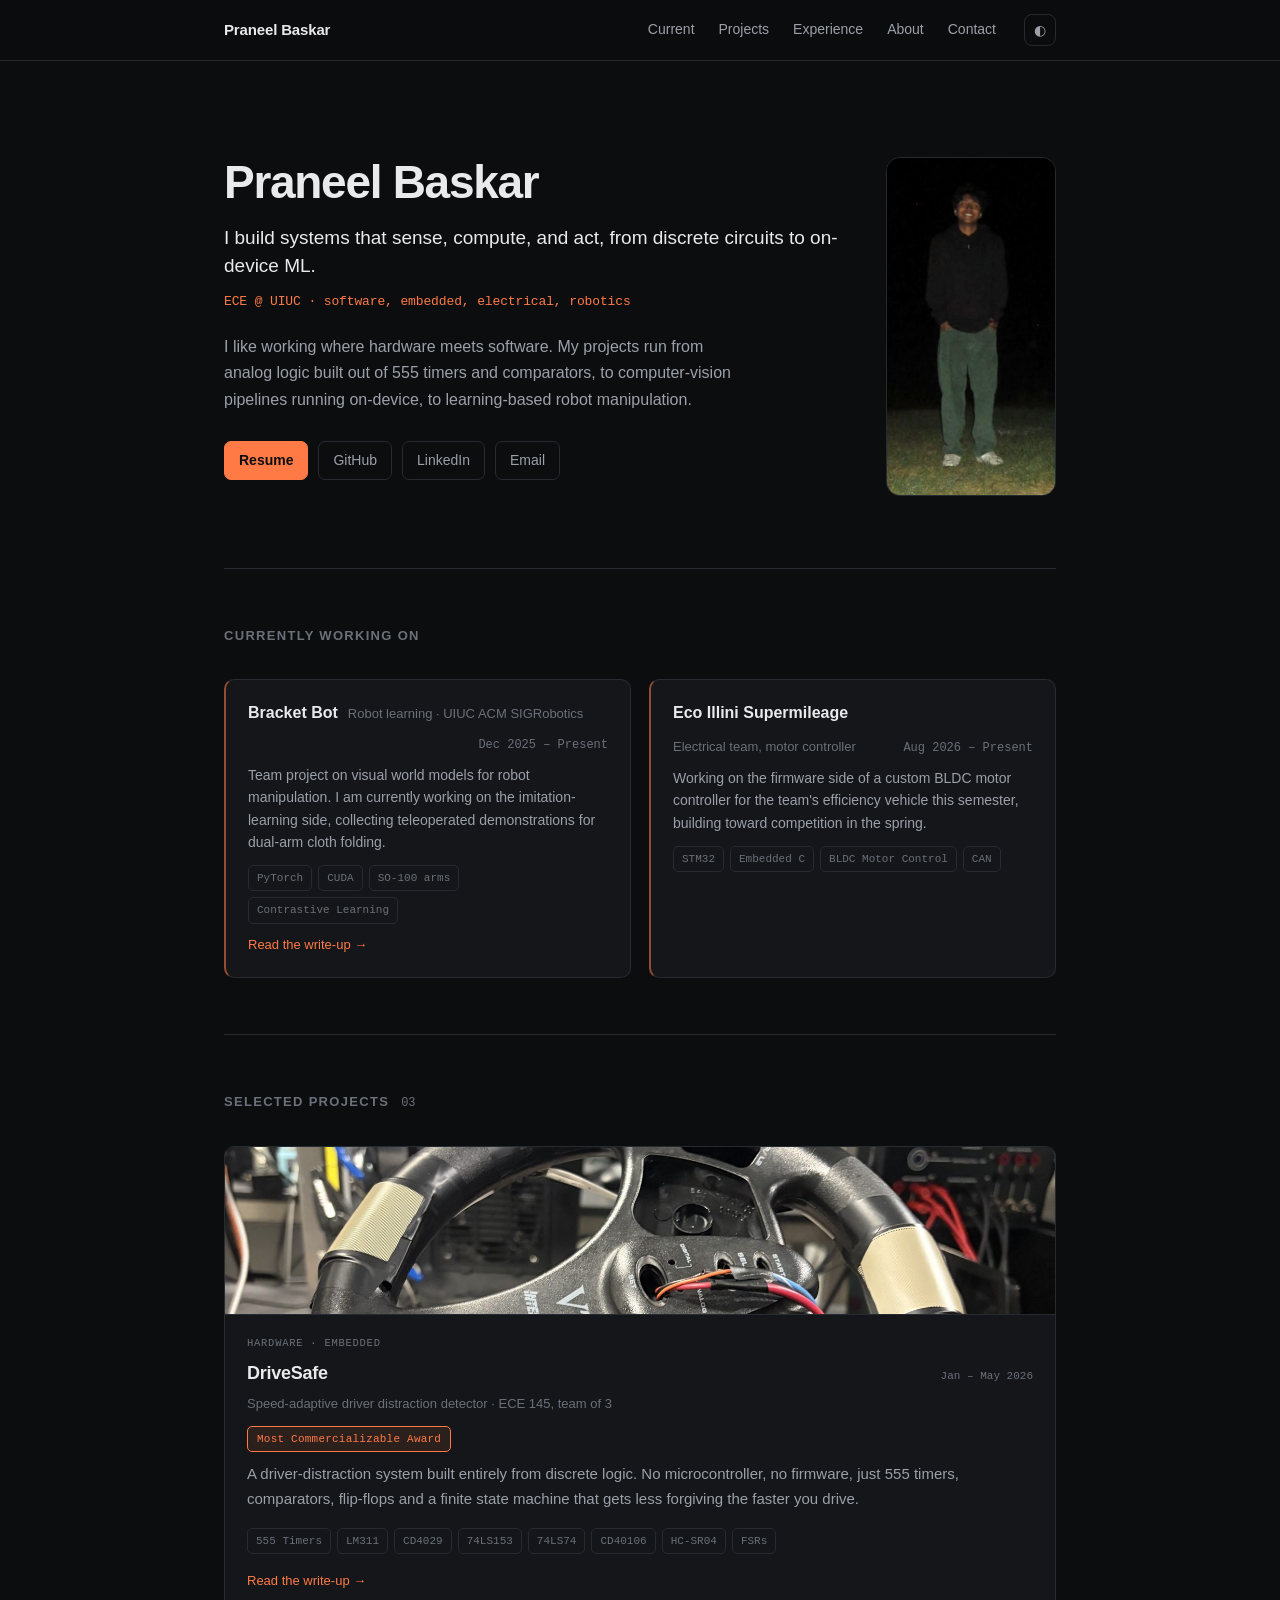
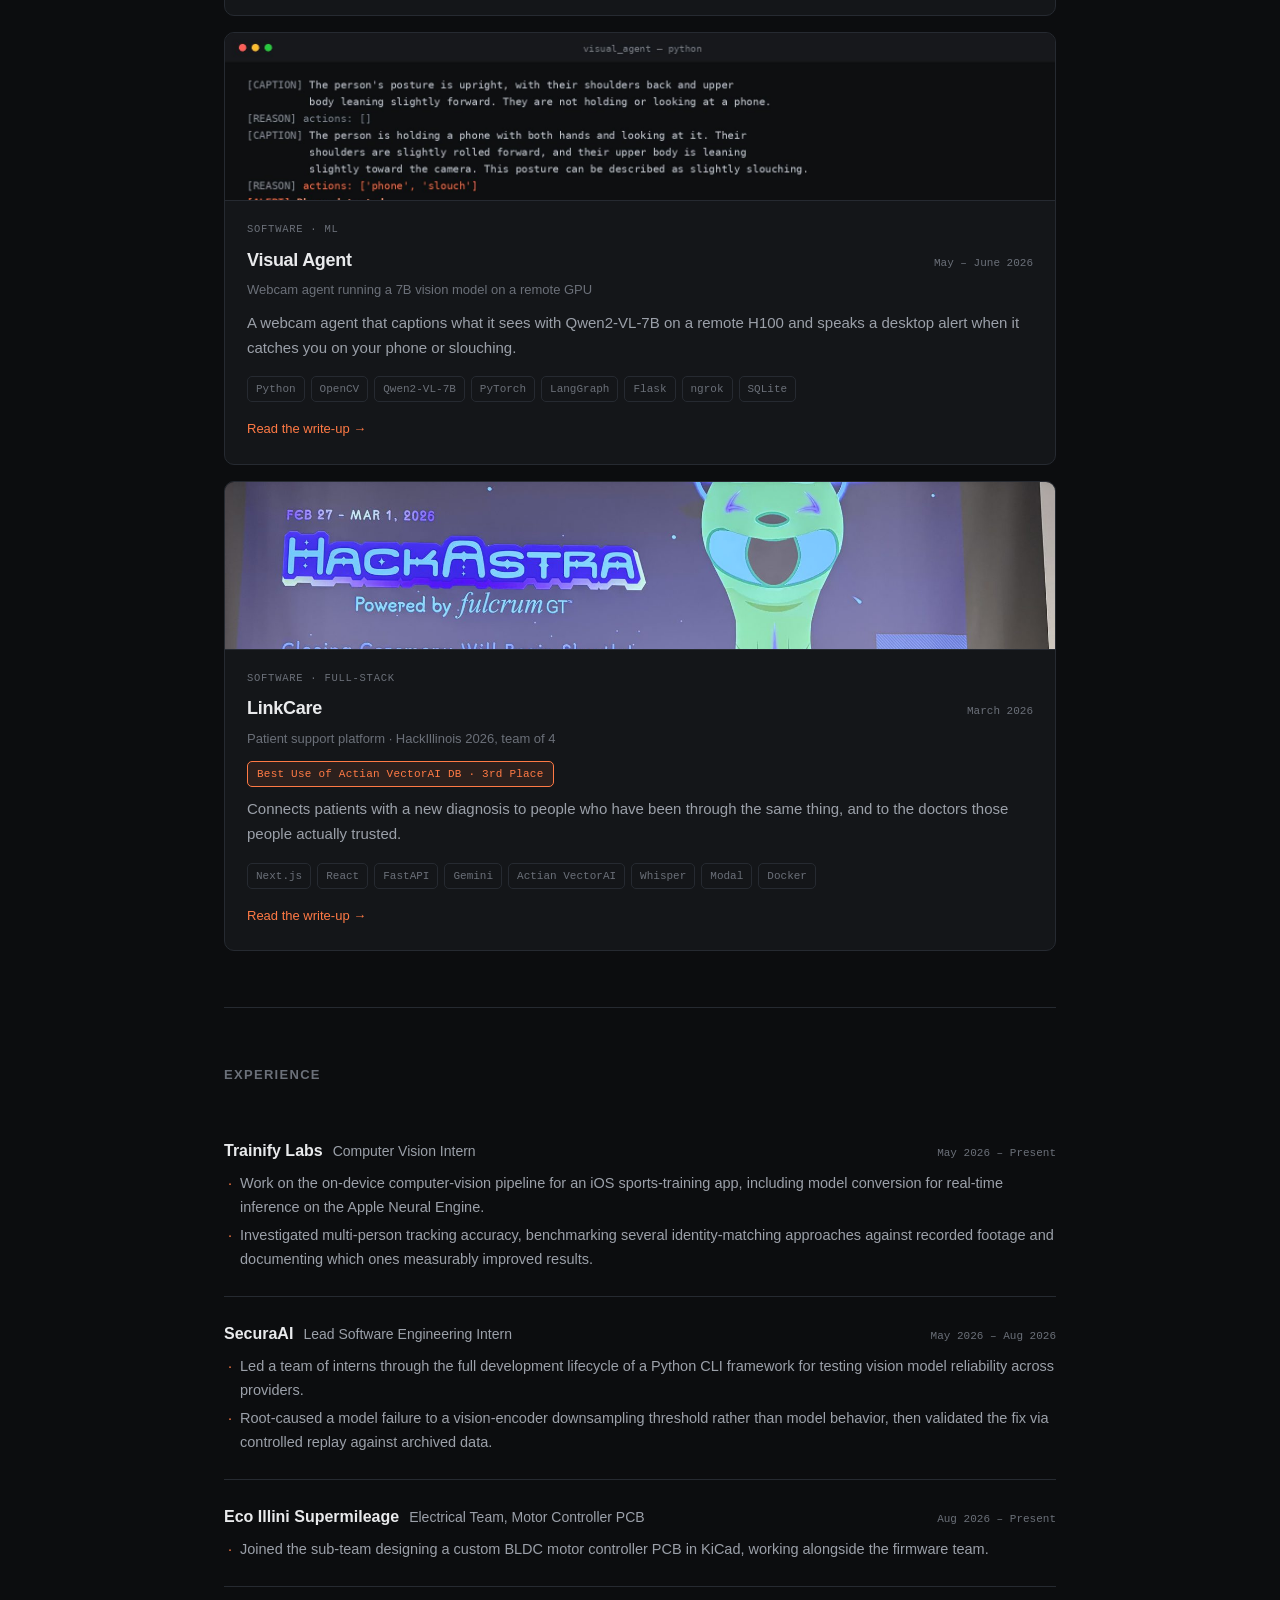
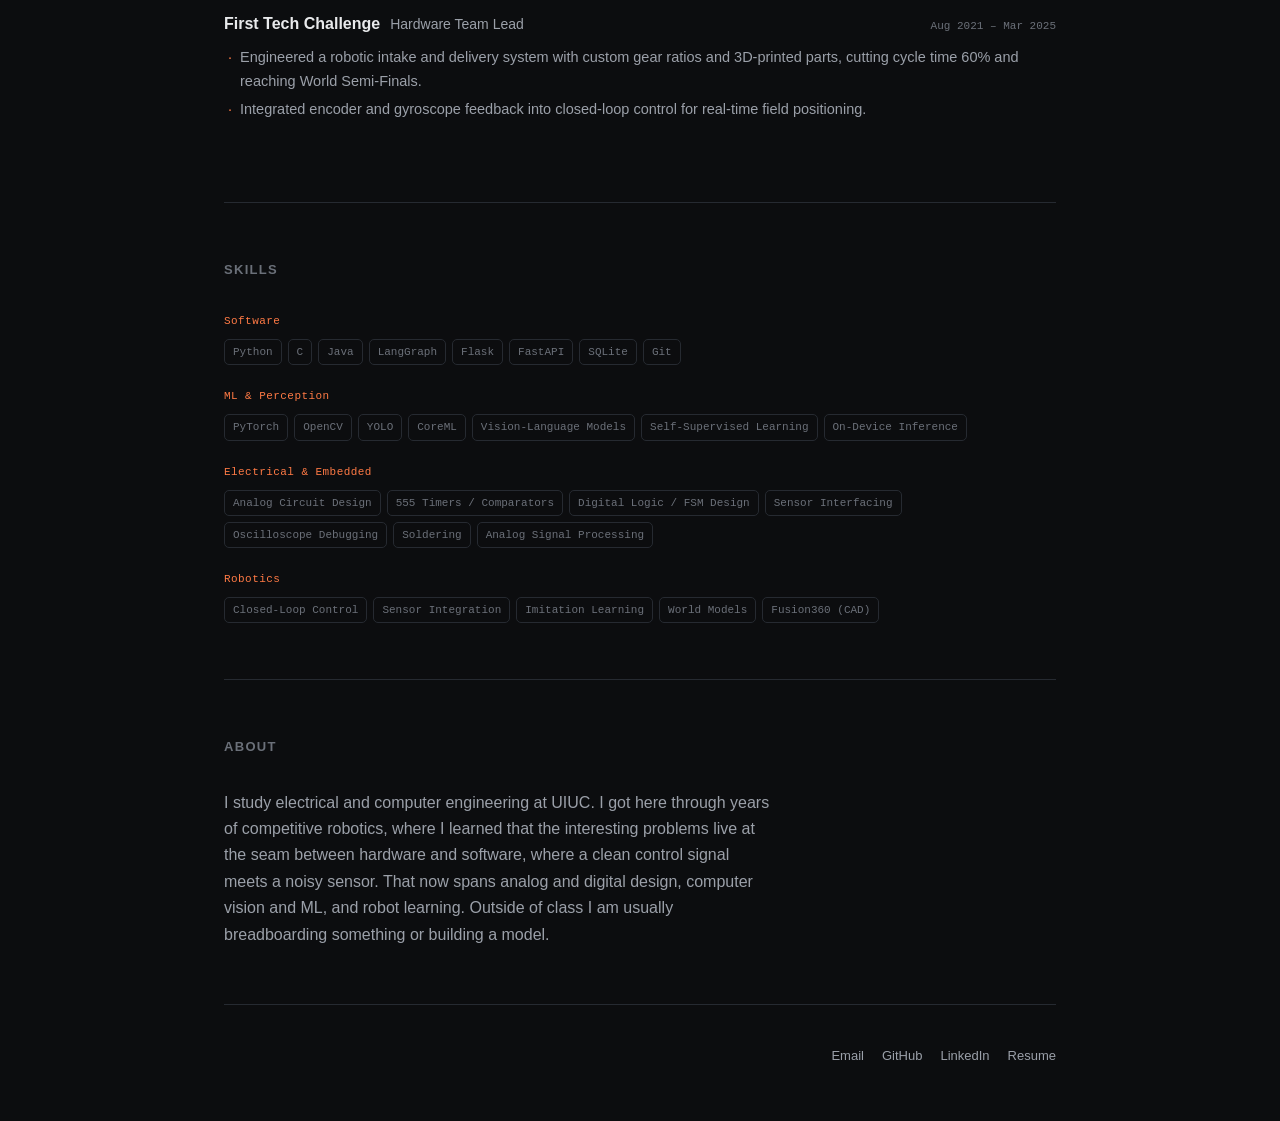
<file: index.html>
<!DOCTYPE html>
<html lang="en" data-theme="dark">
<head>
<meta charset="utf-8">
<meta name="viewport" content="width=device-width, initial-scale=1">
<title>Praneel Baskar</title>
<meta name="description" content="ECE student at UIUC building across software, embedded systems, electrical design, and robotics.">
<meta property="og:title" content="Praneel Baskar">
<meta property="og:description" content="ECE student at UIUC building across software, embedded systems, electrical design, and robotics.">
<meta property="og:type" content="website">
<link rel="stylesheet" href="css/style.css">
<link rel="icon" href="data:image/svg+xml,<svg xmlns='http://www.w3.org/2000/svg' viewBox='0 0 100 100'><text y='.9em' font-size='90'>⬢</text></svg>">
</head>
<body>

<nav>
  <div class="wrap">
    <a href="#top" class="nav-name">Praneel Baskar</a>
    <div class="nav-links">
      <a href="#current">Current</a>
      <a href="#projects">Projects</a>
      <a href="#experience">Experience</a>
      <a href="#about">About</a>
      <a href="#contact">Contact</a>
    </div>
    <button class="icon-btn" id="theme-btn" title="Toggle theme" aria-label="Toggle theme">◐</button>
  </div>
</nav>

<main class="wrap" id="top">

  <header>
    <div class="hero">
      <div class="hero-text">
        <h1 id="c-name"></h1>
        <p class="tagline" id="c-tagline"></p>
        <p class="status" id="c-status"></p>
        <p class="intro" id="c-intro"></p>
        <div class="links" id="c-links"></div>
      </div>
      <div id="c-photo"></div>
    </div>
  </header>

  <section id="current">
    <div class="sec-head"><h2>Currently Working On</h2></div>
    <div class="current" id="c-current"></div>
  </section>

  <section id="projects">
    <div class="sec-head">
      <h2>Selected Projects</h2>
      <span class="sec-count" id="proj-count"></span>
    </div>
    <div class="projects" id="c-projects"></div>
  </section>

  <section id="experience">
    <div class="sec-head"><h2>Experience</h2></div>
    <div class="exp" id="c-exp"></div>
  </section>

  <section id="skills">
    <div class="sec-head"><h2>Skills</h2></div>
    <div class="skills" id="c-skills"></div>
  </section>

  <section id="about">
    <div class="sec-head"><h2>About</h2></div>
    <p class="about" id="c-about"></p>
  </section>

  <footer id="contact">
    <p id="c-footer"></p>
    <div class="footer-links" id="c-footer-links"></div>
  </footer>

</main>

<div class="cmdk-back" id="cmdk-back">
  <div class="cmdk">
    <input id="cmdk-input" placeholder="Jump to..." autocomplete="off" spellcheck="false">
    <div class="cmdk-list" id="cmdk-list"></div>
  </div>
</div>

<script src="js/content.js"></script>
<script src="js/main.js"></script>
</body>
</html>
</file>
<file: css/style.css>
/* ============================================================
   Praneel Baskar — portfolio
   Colors are defined once here as tokens. Change them in one place.
   ============================================================ */

:root {
  --bg:        #0c0d0f;
  --surface:   #141619;
  --surface-2: #1b1e23;
  --border:    #262a31;
  --border-lt: #33383f;
  --text:      #e9eaec;
  --text-dim:  #9ba0a9;
  --text-mute: #6b7079;
  --accent:    #ff7a45;
  --accent-dim:#c25a30;
  --radius: 10px;
  --maxw: 880px;
  --sans: -apple-system, BlinkMacSystemFont, "Segoe UI", Inter, Roboto, sans-serif;
  --mono: ui-monospace, "SF Mono", SFMono-Regular, Menlo, Consolas, monospace;
}

:root[data-theme="light"] {
  --bg:        #fbfaf8;
  --surface:   #ffffff;
  --surface-2: #f3f1ee;
  --border:    #e2ded8;
  --border-lt: #d0ccc5;
  --text:      #16181b;
  --text-dim:  #52565d;
  --text-mute: #868b93;
  --accent:    #d4562a;
  --accent-dim:#b0451f;
}

* { box-sizing: border-box; margin: 0; padding: 0; }

html { scroll-behavior: smooth; scroll-padding-top: 80px; }

body {
  background: var(--bg);
  color: var(--text);
  font-family: var(--sans);
  font-size: 16px;
  line-height: 1.65;
  -webkit-font-smoothing: antialiased;
  transition: background .25s ease, color .25s ease;
}

a { color: inherit; text-decoration: none; }

::selection { background: var(--accent); color: #0c0d0f; }

.wrap { max-width: var(--maxw); margin: 0 auto; padding: 0 24px; }

/* ---------- Nav ---------- */
nav {
  position: sticky; top: 0; z-index: 50;
  background: color-mix(in srgb, var(--bg) 85%, transparent);
  backdrop-filter: blur(12px);
  border-bottom: 1px solid var(--border);
}
nav .wrap { display: flex; align-items: center; gap: 28px; height: 60px; }
.nav-name { font-weight: 600; font-size: 15px; letter-spacing: -.01em; margin-right: auto; }
.nav-links { display: flex; gap: 24px; }
.nav-links a {
  font-size: 14px; color: var(--text-dim);
  transition: color .15s;
}
.nav-links a:hover { color: var(--text); }
.icon-btn {
  background: none; border: 1px solid var(--border); color: var(--text-dim);
  width: 32px; height: 32px; border-radius: 8px; cursor: pointer;
  display: grid; place-items: center; font-size: 14px;
  transition: all .15s;
}
.icon-btn:hover { color: var(--text); border-color: var(--border-lt); }

/* ---------- Hero ---------- */
header { padding: 96px 0 72px; }
.hero { display: flex; gap: 44px; align-items: flex-start; }
.hero-text { flex: 1; min-width: 0; }
h1 {
  font-size: clamp(34px, 5.5vw, 46px); font-weight: 650;
  letter-spacing: -.028em; line-height: 1.1; margin-bottom: 16px;
}
.tagline { font-size: 19px; color: var(--text); line-height: 1.5; margin-bottom: 10px; }
.status {
  font-family: var(--mono); font-size: 13px; color: var(--accent);
  margin-bottom: 22px; letter-spacing: -.01em;
}
.intro { color: var(--text-dim); font-size: 16px; max-width: 58ch; margin-bottom: 28px; }

.photo {
  width: 170px; height: auto; border-radius: 14px; display: block;
  border: 1px solid var(--border); flex-shrink: 0; background: var(--surface-2);
}

.links { display: flex; flex-wrap: wrap; gap: 10px; }
.links a {
  font-size: 14px; padding: 7px 14px; border-radius: 7px;
  border: 1px solid var(--border); color: var(--text-dim);
  transition: all .15s;
}
.links a:hover { color: var(--text); border-color: var(--accent); }
.links a.primary {
  background: var(--accent); border-color: var(--accent); color: #0c0d0f; font-weight: 550;
}
.links a.primary:hover { background: var(--accent-dim); border-color: var(--accent-dim); }

/* ---------- Sections ---------- */
section { padding: 56px 0; border-top: 1px solid var(--border); }
.sec-head {
  display: flex; align-items: baseline; gap: 12px; margin-bottom: 32px;
}
h2 { font-size: 13px; font-weight: 600; letter-spacing: .1em; text-transform: uppercase; color: var(--text-mute); }
.sec-count { font-family: var(--mono); font-size: 12px; color: var(--text-mute); }

/* ---------- Project cards ---------- */
.projects { display: grid; gap: 16px; }
.card {
  display: block; border: 1px solid var(--border); border-radius: var(--radius);
  background: var(--surface); overflow: hidden;
  transition: border-color .18s, transform .18s;
}
.card:hover { border-color: var(--border-lt); transform: translateY(-2px); }
.card-media {
  height: 168px; background: var(--surface-2);
  border-bottom: 1px solid var(--border);
  display: grid; place-items: center; overflow: hidden;
}
.card-media img { width: 100%; height: 100%; object-fit: cover; }

.card-body { padding: 20px 22px 22px; }
.card-top { display: flex; align-items: baseline; gap: 10px; margin-bottom: 4px; }
.card-title { font-size: 18px; font-weight: 600; letter-spacing: -.015em; }
.card-year { font-family: var(--mono); font-size: 11px; color: var(--text-mute); margin-left: auto; white-space: nowrap; }
.card-sub { font-size: 13px; color: var(--text-mute); margin-bottom: 10px; }
.card-hook { font-size: 15px; color: var(--text-dim); margin-bottom: 16px; }
.tags { display: flex; flex-wrap: wrap; gap: 6px; }
.tag {
  font-family: var(--mono); font-size: 11px; padding: 3px 8px;
  border: 1px solid var(--border); border-radius: 5px; color: var(--text-mute);
}
.card-cta { font-size: 13px; color: var(--accent); margin-top: 16px; display: inline-block; }

/* ---------- Experience ---------- */
.exp { display: grid; gap: 4px; }
.exp-item { padding: 20px 0; border-bottom: 1px solid var(--border); }
.exp-item:last-child { border-bottom: none; }
.exp-top { display: flex; align-items: baseline; gap: 10px; flex-wrap: wrap; margin-bottom: 3px; }
.exp-co { font-size: 16px; font-weight: 600; }
.exp-role { font-size: 14px; color: var(--text-dim); }
.exp-dates { font-family: var(--mono); font-size: 11px; color: var(--text-mute); margin-left: auto; }
.exp-item ul { list-style: none; margin-top: 8px; }
.exp-item li {
  font-size: 14.5px; color: var(--text-dim); padding-left: 16px;
  position: relative; margin-bottom: 4px;
}
.exp-item li::before { content: "·"; position: absolute; left: 4px; color: var(--accent); }

/* ---------- Skills ---------- */
.skills { display: grid; gap: 22px; }
.skill-group h3 {
  font-family: var(--mono); font-size: 11px; font-weight: 500;
  color: var(--accent); margin-bottom: 9px; letter-spacing: .04em;
}

/* ---------- About ---------- */
.about { font-size: 16px; color: var(--text-dim); max-width: 62ch; }

/* ---------- Footer ---------- */
footer {
  padding: 40px 0 56px; border-top: 1px solid var(--border);
  display: flex; gap: 16px; align-items: center; flex-wrap: wrap;
}
footer p { font-family: var(--mono); font-size: 12px; color: var(--text-mute); }
.footer-links { margin-left: auto; display: flex; gap: 18px; }
.footer-links a { font-size: 13px; color: var(--text-dim); }
.footer-links a:hover { color: var(--accent); }

/* ============================================================
   PROJECT DETAIL PAGE
   ============================================================ */
.back {
  font-family: var(--mono); font-size: 12px; color: var(--text-mute);
  display: inline-block; margin-bottom: 36px;
}
.back:hover { color: var(--accent); }

.p-head { padding: 44px 0 32px; }
.p-head h1 { font-size: clamp(30px, 4.5vw, 38px); margin-bottom: 8px; }
.p-sub { font-size: 15px; color: var(--text-dim); margin-bottom: 6px; }
.p-year { font-family: var(--mono); font-size: 12px; color: var(--accent); margin-bottom: 20px; }
.p-hook { font-size: 18px; color: var(--text); max-width: 60ch; line-height: 1.55; margin-bottom: 22px; }

.p-media {
  border: 1px solid var(--border); border-radius: var(--radius);
  background: var(--surface-2); min-height: 260px;
  display: grid; place-items: center; overflow: hidden; margin-bottom: 8px;
}
.p-media img { width: 100%; display: block; }

.block { padding: 36px 0; border-top: 1px solid var(--border); }
.block h2 { margin-bottom: 14px; }
.block p { color: var(--text-dim); max-width: 64ch; margin-bottom: 14px; }

/* Architecture flow */
.arch { display: flex; flex-wrap: wrap; align-items: center; gap: 8px; margin-bottom: 16px; }
.arch-node {
  font-family: var(--mono); font-size: 12px; padding: 9px 14px;
  border: 1px solid var(--border-lt); border-radius: 7px;
  background: var(--surface); color: var(--text);
}
.arch-arrow { color: var(--accent); font-size: 14px; }
.arch-note { font-size: 14px; color: var(--text-mute); max-width: 64ch; }

/* Results */
.results { display: grid; grid-template-columns: repeat(auto-fit, minmax(160px, 1fr)); gap: 12px; }
.result {
  border: 1px solid var(--border); border-radius: var(--radius);
  padding: 18px 20px; background: var(--surface);
}
.result-val {
  font-size: 25px; font-weight: 600; letter-spacing: -.022em; color: var(--accent);
  line-height: 1.15; overflow-wrap: normal; word-break: keep-all;
}
.result-val.long { font-size: 20px; }
.result-lbl { font-size: 13px; color: var(--text); margin-top: 2px; }
.result-note { font-size: 12px; color: var(--text-mute); margin-top: 2px; }

/* Challenges */
.chal { border-left: 2px solid var(--accent); padding-left: 20px; margin-bottom: 26px; }
.chal h3 { font-size: 16px; font-weight: 600; margin-bottom: 7px; letter-spacing: -.01em; }
.chal p { font-size: 15px; margin-bottom: 0; }

.scope {
  font-size: 14px; color: var(--text-mute); border: 1px solid var(--border);
  border-radius: var(--radius); padding: 16px 20px; background: var(--surface);
  max-width: 64ch;
}

/* Placeholder callout */
.ph {
  background: color-mix(in srgb, var(--accent) 9%, transparent);
  border: 1px dashed var(--accent-dim); border-radius: 6px;
  padding: 2px 6px; font-family: var(--mono); font-size: .88em; color: var(--accent);
}

/* ---------- Command palette ---------- */
.cmdk-back {
  position: fixed; inset: 0; z-index: 100; display: none;
  background: rgba(0,0,0,.55); backdrop-filter: blur(3px);
  align-items: flex-start; justify-content: center; padding-top: 14vh;
}
.cmdk-back.open { display: flex; }
.cmdk {
  width: min(520px, 92vw); background: var(--surface);
  border: 1px solid var(--border-lt); border-radius: 12px; overflow: hidden;
  box-shadow: 0 20px 60px rgba(0,0,0,.5);
}
.cmdk input {
  width: 100%; padding: 16px 20px; background: none; border: none;
  border-bottom: 1px solid var(--border); color: var(--text);
  font-family: var(--sans); font-size: 15px; outline: none;
}
.cmdk-list { max-height: 320px; overflow-y: auto; padding: 6px; }
.cmdk-item {
  padding: 10px 14px; border-radius: 7px; cursor: pointer;
  display: flex; align-items: center; gap: 10px; font-size: 14px;
}
.cmdk-item.sel { background: var(--surface-2); }
.cmdk-item .k { font-family: var(--mono); font-size: 11px; color: var(--text-mute); margin-left: auto; }

/* ---------- Mobile ---------- */
@media (max-width: 680px) {
  header { padding: 56px 0 44px; }
  .hero { flex-direction: column-reverse; gap: 28px; }
  .photo,   .nav-links { display: none; }
  .exp-dates { margin-left: 0; width: 100%; }
  section { padding: 44px 0; }
}

/* ---------- Award badge ---------- */
.award {
  display: inline-block; font-family: var(--mono); font-size: 11px;
  padding: 3px 9px; border-radius: 5px; margin-bottom: 10px;
  color: var(--accent); border: 1px solid var(--accent);
  background: color-mix(in srgb, var(--accent) 10%, transparent);
  letter-spacing: .02em;
}
.p-head .award { margin-bottom: 16px; }

/* ---------- Image gallery ---------- */
.gallery { display: grid; grid-template-columns: repeat(auto-fit, minmax(260px, 1fr)); gap: 18px; }
.shot { margin: 0; }
.shot-img {
  border: 1px solid var(--border); border-radius: var(--radius);
  background: var(--surface-2); overflow: hidden; aspect-ratio: 4/3;
  display: grid; place-items: center;
}
.shot-img img { width: 100%; height: 100%; object-fit: cover; display: block; }
.shot figcaption { font-size: 13px; color: var(--text-mute); margin-top: 9px; line-height: 1.5; }

/* ---------- Domain label ---------- */
.domain {
  font-family: var(--mono); font-size: 10.5px; letter-spacing: .07em;
  text-transform: uppercase; color: var(--text-mute); margin-bottom: 7px;
}
.p-head .domain { color: var(--accent); margin-bottom: 9px; }

/* ---------- In-progress pill ---------- */
.wip {
  font-family: var(--mono); font-size: 10px; font-weight: 400;
  letter-spacing: .04em; vertical-align: middle;
  padding: 2px 7px; border-radius: 999px; white-space: nowrap;
  color: var(--text-mute); border: 1px solid var(--border-lt);
}
h1 .wip { font-size: 11px; position: relative; top: -4px; margin-left: 8px; }

/* ---------- Empty media: quiet, deliberate, no text ---------- */
.card-media.empty,
.p-media.empty,
.shot-img.empty {
  background-color: var(--surface-2);
  background-image:
    repeating-linear-gradient(
      -45deg,
      color-mix(in srgb, var(--text-mute) 5%, transparent) 0px,
      color-mix(in srgb, var(--text-mute) 5%, transparent) 1px,
      transparent 1px,
      transparent 11px
    );
}
.p-media.empty { min-height: 300px; }
.card-media.empty { height: 168px; }

/* ---------- Currently working on ---------- */
.current { display: grid; grid-template-columns: repeat(auto-fit, minmax(300px, 1fr)); gap: 18px; }
.cur-item {
  display: block; padding: 20px 22px; border: 1px solid var(--border);
  border-radius: var(--radius); background: var(--surface);
  border-left: 2px solid color-mix(in srgb, var(--accent) 55%, transparent);
  transition: border-color .15s, transform .15s;
}
a.cur-item:hover { border-color: var(--border-lt); transform: translateY(-2px); }
a.cur-item:hover { border-left-color: var(--accent); }
.cur-top { display: flex; flex-wrap: wrap; align-items: baseline; gap: 10px; margin-bottom: 8px; }
.cur-title { font-weight: 600; color: var(--text); }
.cur-sub { font-size: 13px; color: var(--text-mute); }
.cur-year { margin-left: auto; font-size: 12px; color: var(--text-mute); font-family: var(--mono, monospace); }
.cur-hook { font-size: 14px; color: var(--text-dim); line-height: 1.6; margin-bottom: 12px; }
.cur-item .card-cta { display: inline-block; margin-top: 10px; }
</file>
